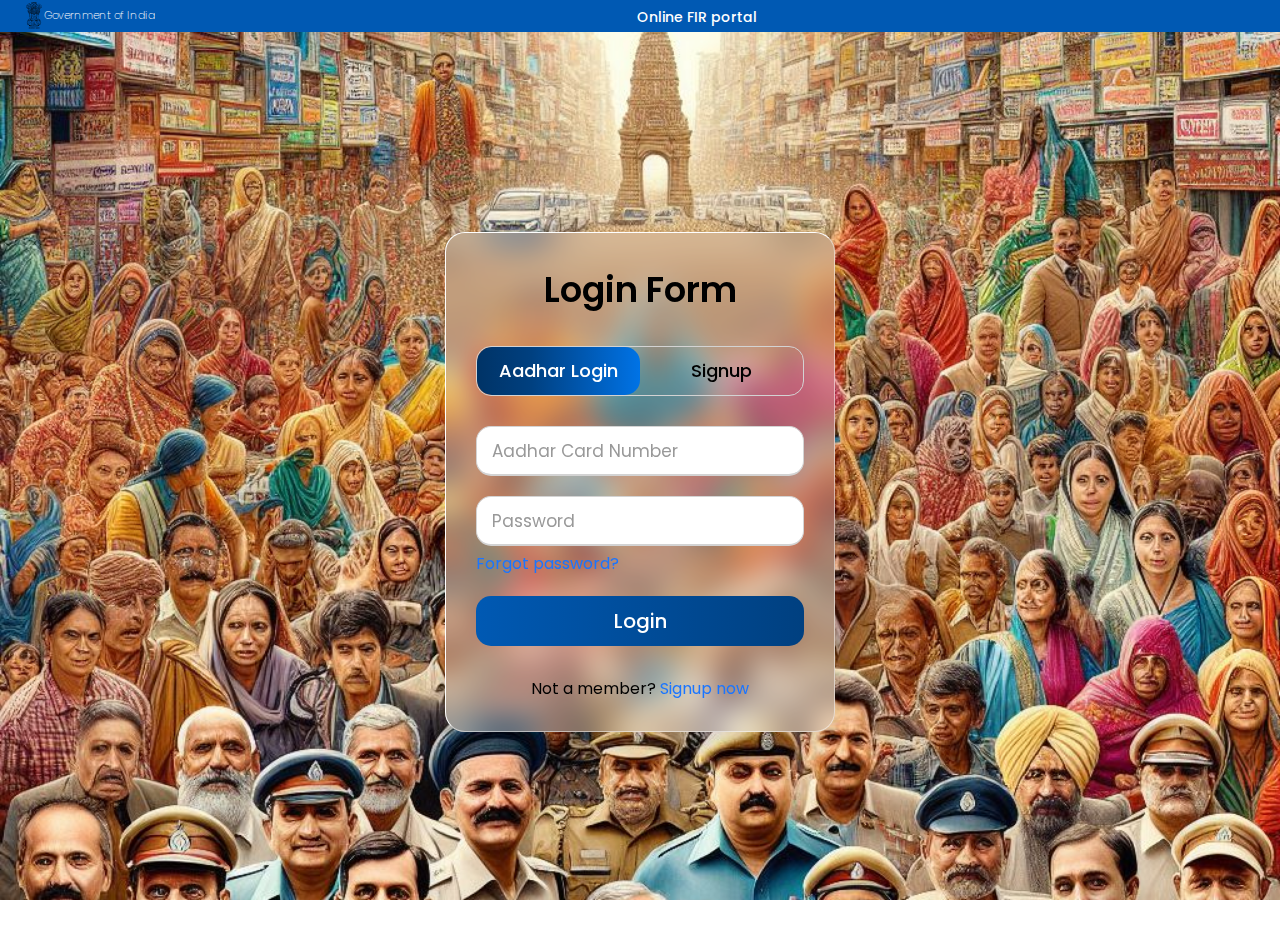
<file: index.html>
<!DOCTYPE html>
<html lang="en" >
<head>
  <meta charset="UTF-8">
  <title>Login and SignUp Page</title>
  <link rel="stylesheet" href="./style.css">

</head>
<body>

<div class="govt-of-india">
  <div class="logo">
    <img src="img/Emblem_of_India.svg" class="emblem">
    <p class="logo-text">Government of India</p>
  </div>

  <div class="fir-portal">
    <p>Online FIR portal</p>
  </div>
  <div class="datetime-bar">
    <span id="datetime"></span>
  </div>
  
</div>

<div class="container">

<div class="wrapper">
  <div class="title-text">
    <div class="title login">Login Form</div>
    <div class="title signup">Signup Form</div>
  </div>
  <div class="form-container">
    <div class="slide-controls">
      <input type="radio" name="slide" id="login" checked>
      <input type="radio" name="slide" id="signup">
      <label for="login" class="slide login">Aadhar Login</label>
      <label for="signup" class="slide signup">Signup</label>
      <div class="slider-tab"></div>
    </div>
    <div class="form-inner">
      <form action="homepage/homepage.html" class="login">
        <div class="field">
          <input type="text" id="aadharNumber" placeholder="Aadhar Card Number" required>
        </div>
        <div class="field">
          <input type="password" id="password" placeholder="Password" required>
        </div>
        <div class="pass-link"><a href="#">Forgot password?</a></div>
        
        <div class="field btn">
          <div class="btn-layer"></div>
          <input type="submit" value="Login">
        </div>

        <div class="signup-link">Not a member? <a href="New_UserName.html">Signup now</a></div>
      </form>
      <form action="homepage/homepage.html" class="signup">
        <div class="field">
          <input type="text" id="aadharNumber" placeholder="Aadhar Card Number" required>
        </div>
        <div class="field">
          <input type="password" placeholder="Otp" required>
        </div>
        <div class="field">
          <input type="password" id="password" placeholder="Enter password" required>
        </div>

        <div class="field btn">
          <div class="btn-layer"></div>
          <input type="submit" value="Signup">
        </div>

      </form>
    </div>
  </div>
</div>

</div>
  <script  src="./script.js"></script>
</body>
</html>
</file>
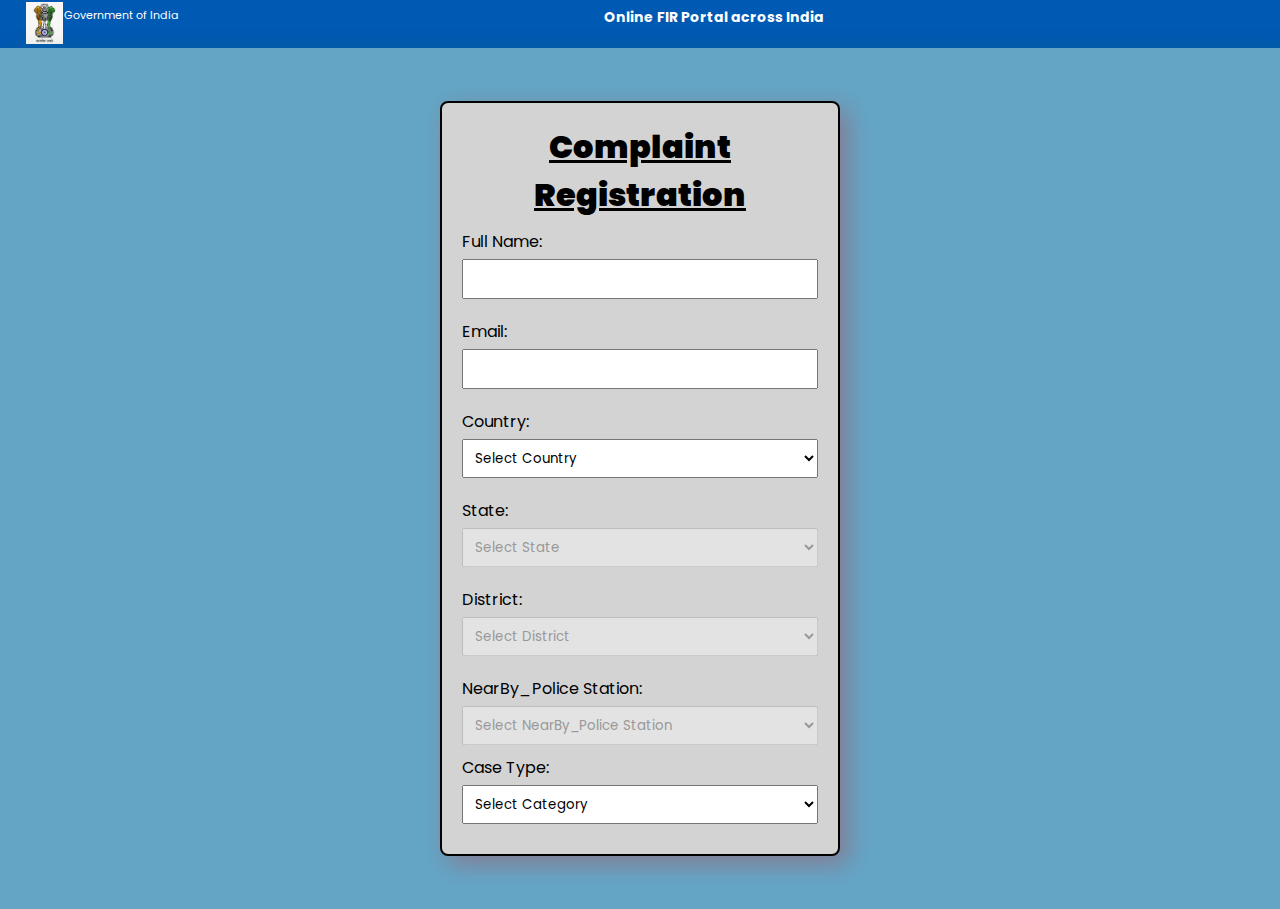
<file: homepage/complaint/index.html>
<!DOCTYPE html>
<html lang="en">
<head>
    <meta charset="UTF-8">
    <meta name="viewport" content="width=device-width, initial-scale=1.0">
    <title>Complaint Registration</title>
    <link rel="stylesheet" href="styles.css">
</head>
<body>
    <div class="govt-of-india">
        <div class="logo">
          <img src="emblem.jpg" class="emblem">
          <p class="logo-text"><b>Government of India</b></p>
        </div>
      
        <div class="fir-portal">
          <p><b>Online FIR Portal across India</b></p>
        </div>
        <div class="datetime-bar">
          <span id="datetime"></span>
        </div>
    </div>

    <div class="progress-list">
    <div class="container">
        <h1><b><u>Complaint Registration</b></u></h1>
        <form id="complaintForm">
            <label for="name">Full Name:</label>
            <input type="text" id="name" name="name" required>

            <label for="email">Email:</label>
            <input type="email" id="email" name="email" required>
        </form>
 
    <form id="complaintForm1">
        <label for="country">Country:</label>
        <select id="country" name="country" onchange="loadStates()">
            <option value="">Select Country</option>
        </select>

        <label for="state">State:</label>
        <select id="state" name="state" onchange="loadDistricts()" disabled>
            <option value="">Select State</option>
        </select>

        <label for="district">District:</label>
        <select id="district" name="district" disabled>
            <option value="">Select District</option>
        </select>

        <label for="nearbypolicestation">NearBy_Police Station:</label>
        <select id="nearbypolicestation" name="nearbypolicestation" disabled>
            <option value="">Select NearBy_Police Station</option>
        </select>

        <div class="dob">Case Type:</div>
                <div id="date">
                    <!-- day -->
                    <select name="day" id="day">
                        <option value="Select Category">Select Category</option>
                        <option value="Murder Case">Murder Case</option>
                        <option value="Rape Case">Sexual Crime</option>
                        <option value="Thieft Case">Thieft Case</option>
                        <option value="Lost Case">Lost Case</option>
                        <option value="Marriage Case">Domestic Violence</option>
                        <option value="Property Case">Property Case</option>
                        <option value="Child Abuse">Child Case</option>
                        <option value="Labour Case">Labour Case</option>
                        <option value="Farmer Case">Farmer Case</option>
                        <option value="Drug Case">Drug Case</option>
                        <option value="Cyber Case">Cyber Crime</option>
</div>

        <label for="complaint">Complaint:</label>
        <textarea id="complaint" name="complaint" required></textarea>

        <button type="button" onclick="submitComplaint()">Submit Complaint</button>
    </form>
</div>
</div>

    <footer>
        <div class="footer-content">
            <div class="footer-section">
                <h2>Contact Us</h2>
                <p class="contact-info">Email: support@firportal.com<br>Phone: +1 (123) 456-7890</p>
            </div>

            <div class="footer-section">
                <h2>Quick Links</h2>
                <div class="footer-links">
                    <a href="#">Home</a>
                    <a href="#">File FIR</a>
                    <a href="#">Track FIR</a>
                    <a href="#">FAQ</a>
                </div>
            </div>

            <div class="footer-section">
                <h2>Follow Us</h2>
                <div class="footer-links">
                    <a href="#" target="_blank">Facebook</a>
                    <a href="#" target="_blank">Twitter</a>
                    <a href="#" target="_blank">LinkedIn</a>
                </div>
            </div>
        </div>

        <div class="copyright">
            &copy; 2024 Online FIR Portal. All rights reserved.
        </div>
    </footer>
</body>
</html>



    <script src="script.js"></script>
</body>
</html>
</file>
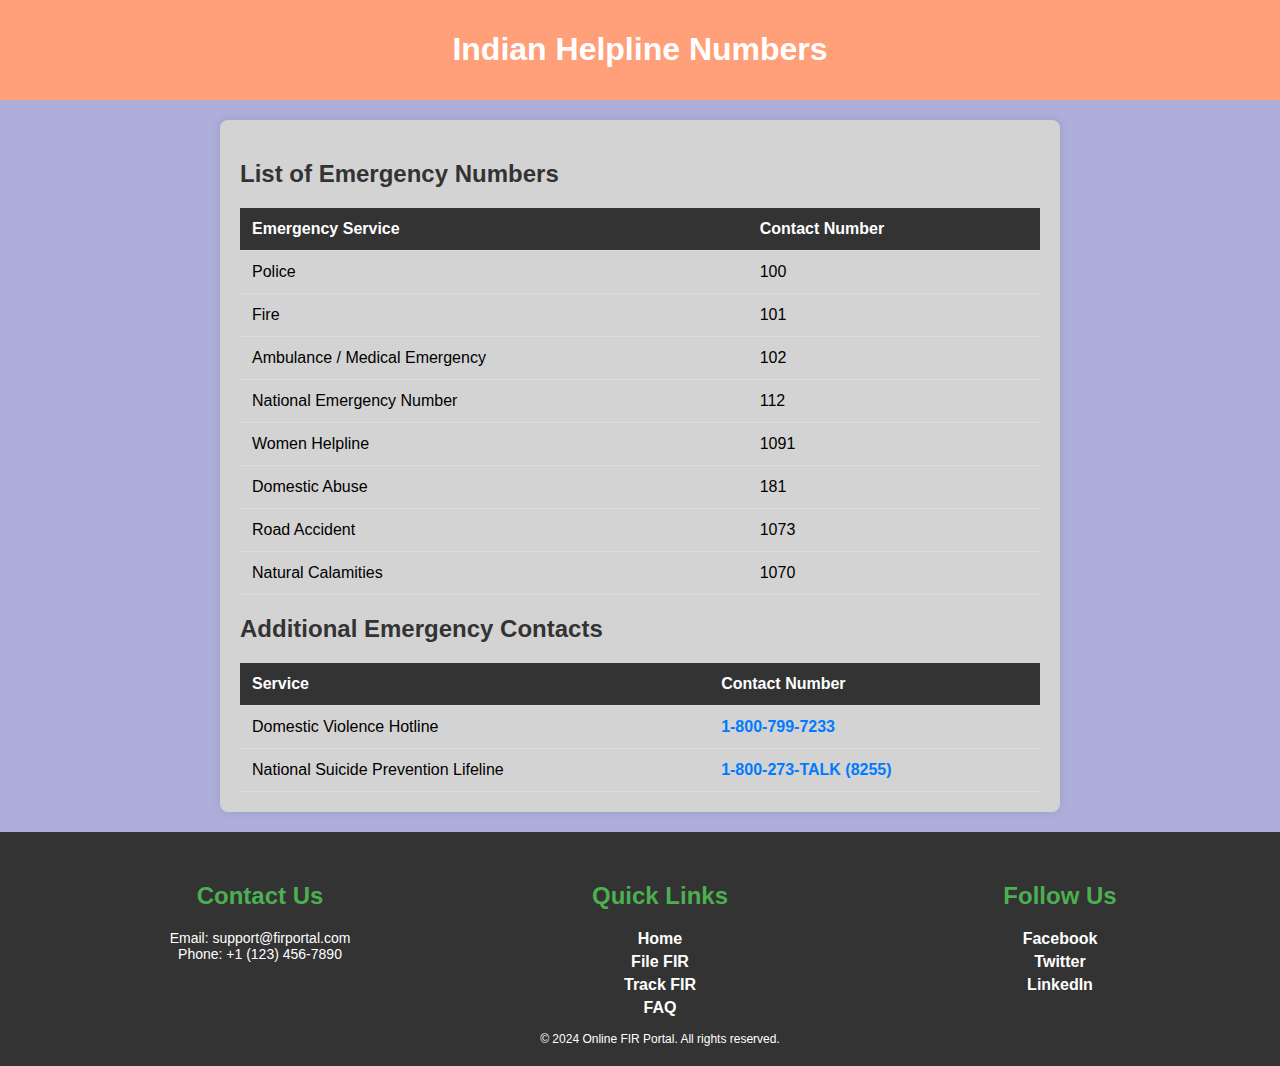
<file: homepage/phoneno/index.html>
<!DOCTYPE html>
<html lang="en">
<head>
    <meta charset="UTF-8">
    <meta name="viewport" content="width=device-width, initial-scale=1.0">
    <title>Emergency Contact Numbers</title>
    <style>
        body {
            font-family: Arial, sans-serif;
            margin: 0;
            padding: 0;
            background-color: #f4f4f4;
        }

        header {
            background-color:lightsalmon;
            color: white;
            text-align: center;
            padding: 10px;
        }

        main {
            max-width: 800px;
            margin: 20px auto;
            padding: 20px;
            background-color: white;
            box-shadow: 0 0 10px rgba(0, 0, 0, 0.1);
            border-radius: 8px;
        }

        h2 {
            color: #333;
        }

        table {
            width: 100%;
            border-collapse: collapse;
            margin-top: 20px;
        }

        th, td {
            padding: 12px;
            text-align: left;
            border-bottom: 1px solid #ddd;
        }

        th {
            background-color: #333;
            color: white;
        }

        a {
            color: #007bff;
            text-decoration: none;
            font-weight: bold;
        }

        a:hover {
            text-decoration: underline;
        }
        body {
            margin: 0;
            font-family: Arial, sans-serif;
            min-height: 100vh; /* Set minimum height to 100% of the viewport height */
            display: flex;
            flex-direction: column;
        }

        .bg{
            background-color: rgba(103, 103, 193, 0.5);
        }

        /* Your existing styles for the header/navbar */

        main {
            flex: 1; /* Make the main content area grow to fill remaining space */
            padding: 20px;
            background-color:lightgray;
        }

        footer {
            background-color: #333;
            color: white;
            padding: 20px;
            text-align: center;
            width: 100%;
        }

        .footer-content {
            display: flex;
            justify-content: space-between;
            align-items: flex-start;
            flex-wrap: wrap;
            height:10rem;
            max-width: 1200px;
            margin: 0 auto;
        }

        .footer-section {
            flex: 1;
            margin: 10px;
        }

        .footer-section h2 {
            color: #4CAF50;
        }

        .contact-info {
            margin-top: 10px;
            font-size: 14px;
        }

        .footer-links a {
            color: white;
            text-decoration: none;
            display: block;
            margin-bottom: 5px;
            transition: color 0.3s ease-in-out;
        }

        .footer-links a:hover {
            color: #4CAF50;
        }

        .copyright {
            margin-top: 20px;
            font-size: 12px;
        }
    </style>
</head>
<body>
    <header>
        <h1>Indian Helpline Numbers</h1>
    </header>

    <div class="bg">

    <main>
        <h2>List of Emergency Numbers</h2>
        <table>
            <thead>
                <tr>
                    <th>Emergency Service</th>
                    <th>Contact Number</th>
                </tr>
            </thead>
            <tbody>
                <tr>
                    <td>Police</td>
                    <td>100</td>
                </tr>
                <tr>
                    <td>Fire</td>
                    <td>101</td>
                </tr>
                <tr>
                    <td>Ambulance / Medical Emergency</td>
                    <td>102</td>
                </tr>
                <tr>
                    <td>National Emergency Number</td>
                    <td>112</td>
                </tr>
                <tr>
                    <td>Women Helpline</td>
                    <td>1091</td>
                </tr>
                <tr>
                    <td>Domestic Abuse</td>
                    <td>181</td>
                </tr>
                <tr>
                    <td>Road Accident</td>
                    <td>1073</td>
                </tr>
                <tr>
                    <td>Natural Calamities</td>
                    <td>1070</td>
                </tr>
            </tbody>
        </table>

        <h2>Additional Emergency Contacts</h2>
        <table>
            <thead>
                <tr>
                    <th>Service</th>
                    <th>Contact Number</th>
                </tr>
            </thead>
            <tbody>
                <tr>
                    <td>Domestic Violence Hotline</td>
                    <td><a href="tel:1-800-799-7233">1-800-799-7233</a></td>
                </tr>
                <tr>
                    <td>National Suicide Prevention Lifeline</td>
                    <td><a href="tel:1-800-273-TALK (8255)">1-800-273-TALK (8255)</a></td>
                </tr>
                <!-- Add more emergency contacts as needed -->
            </tbody>
        </table>
    </main>
</div>
    <footer>
        <div class="footer-content">
            <div class="footer-section">
                <h2>Contact Us</h2>
                <p class="contact-info">Email: support@firportal.com<br>Phone: +1 (123) 456-7890</p>
            </div>

            <div class="footer-section">
                <h2>Quick Links</h2>
                <div class="footer-links">
                    <a href="#">Home</a>
                    <a href="#">File FIR</a>
                    <a href="#">Track FIR</a>
                    <a href="#">FAQ</a>
                </div>
            </div>

            <div class="footer-section">
                <h2>Follow Us</h2>
                <div class="footer-links">
                    <a href="#" target="_blank">Facebook</a>
                    <a href="#" target="_blank">Twitter</a>
                    <a href="#" target="_blank">LinkedIn</a>
                </div>
            </div>
        </div>

        <div class="copyright">
            &copy; 2024 Online FIR Portal. All rights reserved.
        </div>
    </footer>
</body>
</html>
</file>
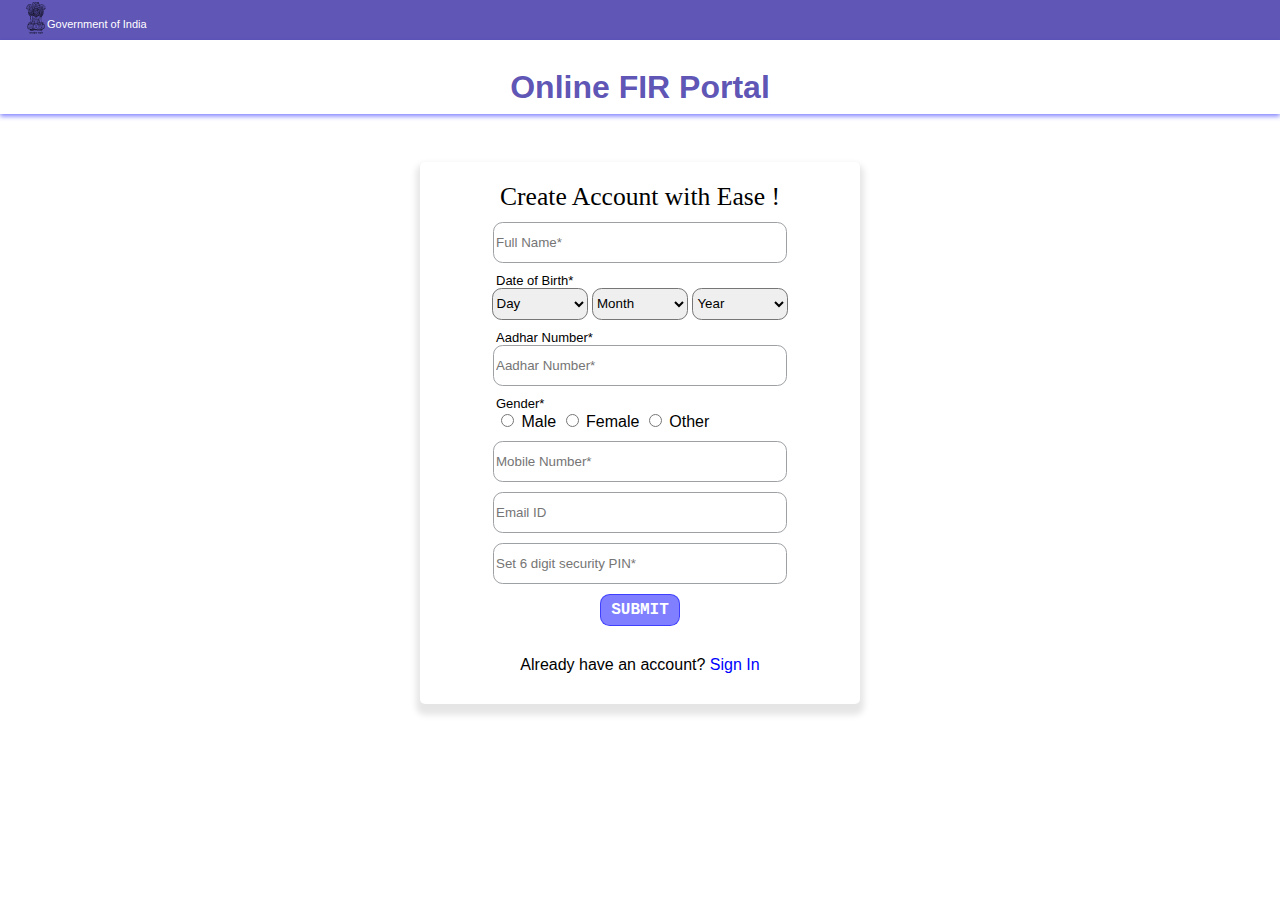
<file: New_UserName.html>
<!DOCTYPE html>
<html lang="en">
<head>
    <meta charset="UTF-8">
    <meta name="viewport" content="width=device-width, initial-scale=1.0">
    <title>New Account</title>
    <link rel="stylesheet" href="Newuser.css">
    <link rel="preconnect" href="https://fonts.googleapis.com">
    <link rel="preconnect" href="https://fonts.gstatic.com" crossorigin>
    <link href="https://fonts.googleapis.com/css2?family=Poppins:ital,wght@0,100;0,200;0,300;0,400;0,500;0,600;0,700;0,800;0,900;1,100;1,200;1,300;1,400;1,500;1,600;1,700;1,800;1,900&display=swap" rel="stylesheet">
</head>
<body>
    <div class="govt-of-india">
        <div class="logo">
          <img src="img/Emblem_of_India.svg" class="emblem">
          <p class="logo-text">Government of India</p>
        </div>
      
        <div class="datetime-bar">
          <span id="datetime"></span>
        </div>
      </div>
    <nav class="navbar">
        <div class="container">
            <h1 class="logo">Online FIR Portal</h1>
        </div>
    </nav>
    <div class="box">
        <div class="header">
            Create Account with Ease !
        </div>
        <input type="text" class="input-box" id="FullName" placeholder="Full Name*">
        <div>
            <div class="dob">Date of Birth*</div>
                <div id="date">
                    <!-- day -->
                    <select name="day" id="day">
                        <option value="">Day</option>
                        <option value="1">1</option>
                        <option value="2">2</option>
                        <option value="3">3</option>
                        <option value="4">4</option>
                        <option value="5">5</option>
                        <option value="6">6</option>
                        <option value="7">7</option>
                        <option value="8">8</option>
                        <option value="9">9</option>
                        <option value="10">10</option>
                        <option value="11">11</option>
                        <option value="12">12</option>
                        <option value="13">13</option>
                        <option value="14">14</option>
                        <option value="15">15</option>
                        <option value="16">16</option>
                        <option value="17">17</option>
                        <option value="18">18</option>
                        <option value="19">19</option>
                        <option value="20">20</option>
                        <option value="21">21</option>
                        <option value="22">22</option>
                        <option value="23">23</option>
                        <option value="24">24</option>
                        <option value="25">25</option>
                        <option value="26">26</option>
                        <option value="27">27</option>
                        <option value="28">28</option>
                        <option value="29">29</option>
                        <option value="30">30</option>
                        <option value="31">31</option>
                    </select>
                    <!-- month -->
                    <select name="month" id="month">
                        <option value="">Month</option>
                        <!-- Populate months from January to December -->
                        <option value="1">January</option>
                        <option value="2">February</option>
                        <option value="3">March</option>
                        <option value="4">April</option>
                        <option value="5">May</option>
                        <option value="6">June</option>
                        <option value="7">July</option>
                        <option value="8">August</option>
                        <option value="9">September</option>
                        <option value="10">October</option>
                        <option value="11">November</option>
                        <!-- Add more options here -->
                        <option value="12">December</option>
                    </select>
                    <select name="year" id="year">
                        <option value="">Year</option>
                        <option value="1990">1990</option>
                        <option value="1991">1991</option>
                        <option value="1992">1992</option>
                        <option value="1993">1993</option>
                        <option value="1994">1994</option>
                        <option value="1995">1995</option>
                        <option value="1996">1996</option>
                        <option value="1997">1997</option>
                        <option value="1998">1998</option>
                        <option value="1999">1999</option>
                        <option value="2000">2000</option>
                        <option value="2001">2001</option>
                        <option value="2002">2002</option>
                        <option value="2003">2003</option>
                        <option value="2004">2004</option>
                        <option value="2005">2005</option>
                        <option value="2006">2006</option>
                    </select>
                </div>
        </div>
        <div>
            <div class="aadhar">Aadhar Number*</div>
            <input type="text" class="input-box" id="FullName" placeholder="Aadhar Number*">
        </div>
        <div class="gender">
            Gender*
            <div class="genderSelect">
                <label>
                    <input type="radio" name="gender" id="gender1" required>
                    Male
                </label>
                <label>
                    <input type="radio" name="gender" id="gender2" required>
                    Female
                </label>
                <label>
                    <input type="radio" name="gender" id="gender3" required>
                    Other
                </label>
            </div>
        </div>
        <div class="details">
            <input type="tel" id="mobile" maxlength="10" class="input-box" minlength="10" placeholder="Mobile Number*" pattern="[0-9]*" inputmode="numeric" required>
        </div>
        <div class="details">
            <input type="email" class="input-box" id="email_id" placeholder="Email ID">
        </div>
        <div class="details">
            <input type="text" class="input-box" id="password_id" placeholder="Set 6 digit security PIN*" inputmode="numeric" pattern="[0-9]*" minlength="6" maxlength="6" style="appearance: textfield;">
        </div>
        <button class="submit" onclick="gotohomepage()">SUBMIT</button>
        <div class="sign-in">Already have an account? <span style="color: blue ; cursor: pointer" onclick="gotologinform()" >Sign In</span></div>
    </div>
    <script src="script.js"></script>
</body>
</html>
</file>
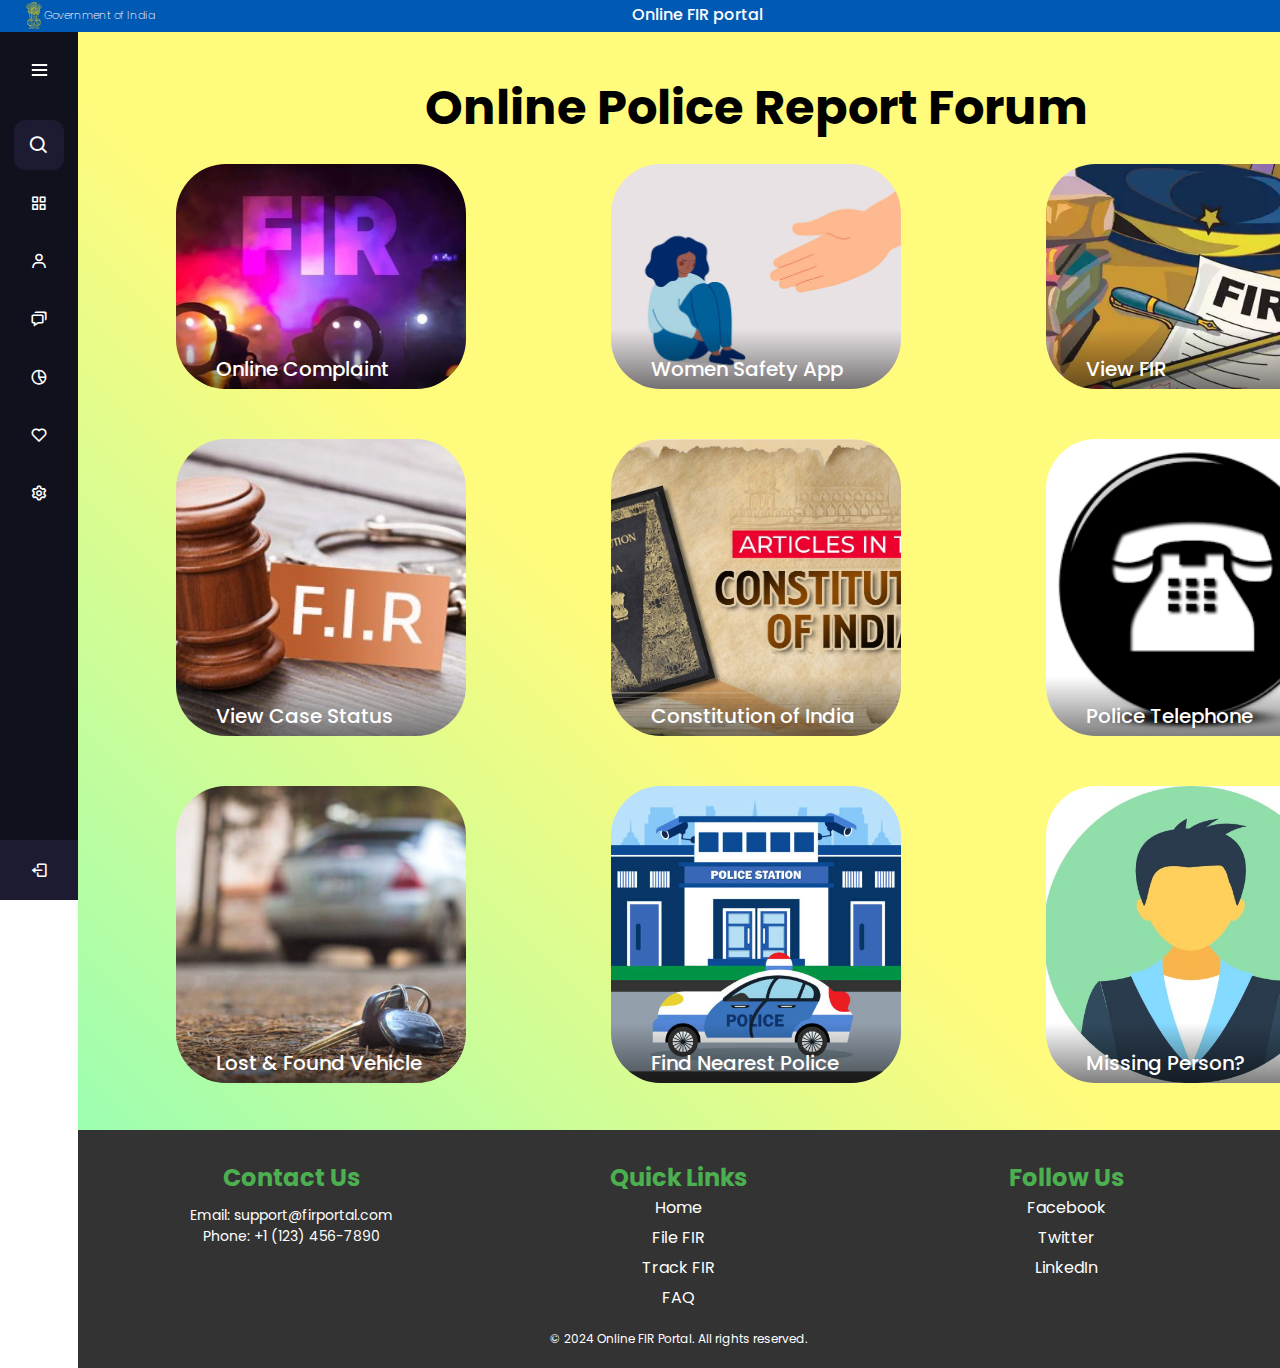
<file: homepage/homepage.html>
<!DOCTYPE html>
<html lang="en">
<head>
    <meta charset="UTF-8">
    <meta name="viewport" content="width=device-width, initial-scale=1.0">
    <title>HomePage</title>
    <link rel='stylesheet' href='https://unpkg.com/boxicons@2.1.4/css/boxicons.min.css'>
    <link rel="stylesheet" href="styles.css">
    
</head>
<body>
    <div class="govt-of-india">
        <div class="logo">
          <img src="Emblem_of_India_(gold).svg" class="emblem">
          <p class="logo-text">Government of India</p>
        </div>
      
        <div class="fir-portal">
          <p>Online FIR portal</p>
        </div>
        <div class="datetime-bar">
          <span id="datetime"></span>
        </div>
      </div>

    <div class="sidebar">
        <div class="logo-details">
          <i class='bx bxl-c-plus-plus icon'></i>
          <div class="logo_name">Complaint & Report</div>
          <i class='bx bx-menu' id="btn"></i>
        </div>
        <ul class="nav-list">
          <li>
            <i class='bx bx-search'></i>
            <input type="text" placeholder="Search...">
            <span class="tooltip">Search</span>
          </li>
          <li>
            <a href="#">
              <i class='bx bx-grid-alt'></i>
              <span class="links_name">HomePage</span>
            </a>
            <span class="tooltip">Homepage</span>
          </li>
          <li>
            <a href="complaint/index.html">
              <i class='bx bx-user'></i>
              <span class="links_name">Raise a Complaint</span>
            </a>
            <span class="tooltip">Raise a Complaint</span>
          </li>
          <li>
            <a href="progress/progres.html">
              <i class='bx bx-chat'></i>
              <span class="links_name">Progress</span>
            </a>
            <span class="tooltip">Progress</span>
          </li>
          <li>
            <a href="#">
              <i class='bx bx-pie-chart-alt-2'></i>
              <span class="links_name">Report Fraud</span>
            </a>
            <span class="tooltip">Report Fraud</span>
          </li>
          <li>
            <a href="#">
              <i class='bx bx-heart'></i>
              <span class="links_name">Help/FAQ</span>
            </a>
            <span class="tooltip">Help</span>
          </li>
          <li>
            <a href="#">
              <i class='bx bx-cog'></i>
              <span class="links_name">Settings</span>
            </a>
            <span class="tooltip">Settings</span>
          </li>
          <li class="profile">
            <div class="profile-details">
              
              <div class="name_job">
                <div class="name">Person X</div>
                <div class="job">Male</div>
              </div>
            </div>
            <i class='bx bx-log-out' id="log_out"></i>
          </li>
        </ul>
      </div>

      <section class="home-section">
        <!-- <div class="text"> -->
            <div class="container">
                <h1>Online Police Report Forum</h1>
        
                <div class="gallery">
                    <figure class="card" onclick="redirectToComplaintPage()">
                        <img src="img/img1.jpg" alt="">
                        <figcaption>Online Complaint</figcaption>
                    </figure>
                    <figure class="card" onclick="redirectToSafetyPage()">
                        <img src="img/img2.jpg" alt="">
                        <figcaption>Women Safety App</figcaption>
                    </figure>
                    <figure class="card" onclick="redirectToviewfirPage()">
                        <img src="img/img3.webp" alt="">
                        <figcaption>View FIR</figcaption>
                    </figure>
                    <figure class="card" onclick="redirectToviewcasePage()">
                        <img src="img/img5.jpg" alt="">
                        <figcaption>View Case Status</figcaption>
                    </figure>
                    <figure class="card" onclick="redirectToconstituPage()">
                      <img src="img/img9.jpg" alt="">
                      <figcaption>Constitution of India</figcaption>
                  </figure>
                   
                    <figure class="card" onclick="redirectToTelephonePage()">
                        <img src="img/img6.png" alt="">
                        <figcaption>Police Telephone Directory</figcaption>
                    </figure>
                    <figure class="card" onclick="redirectToLostandfoundPage()">
                        <img src="img/img7.jpg" alt="">
                        <figcaption>Lost & Found Vehicle</figcaption>
                    </figure>
                    <figure class="card" onclick="redirectTostationPage()">
                        <img src="img/img8.jpg" alt="">
                        <figcaption>Find Nearest Police Station</figcaption>
                    </figure>
                    <figure class="card" onclick="redirectToMissingPage()">
                      <img src="img/img6.jpg" alt="">
                      <figcaption>Missing Person?</figcaption>
                  </figure>
                    </div>
                </div>

                <footer>
                    <div class="footer-content">
                        <div class="footer-section">
                            <h2>Contact Us</h2>
                            <p class="contact-info">Email: support@firportal.com<br>Phone: +1 (123) 456-7890</p>
                        </div>
            
                        <div class="footer-section">
                            <h2>Quick Links</h2>
                            <div class="footer-links">
                                <a href="#">Home</a>
                                <a href="#">File FIR</a>
                                <a href="#">Track FIR</a>
                                <a href="#">FAQ</a>
                            </div>
                        </div>
            
                        <div class="footer-section">
                            <h2>Follow Us</h2>
                            <div class="footer-links">
                                <a href="#" target="_blank">Facebook</a>
                                <a href="#" target="_blank">Twitter</a>
                                <a href="#" target="_blank">LinkedIn</a>
                            </div>
                        </div>
                    </div>
            
                    <div class="copyright">
                        &copy; 2024 Online FIR Portal. All rights reserved.
                    </div>
                </footer>
            
            </div>

        <!-- </div> -->
      </section>
      <!-- partial -->

    <script  src="./index.js"></script>
  </body>
</body>
</html>
</file>
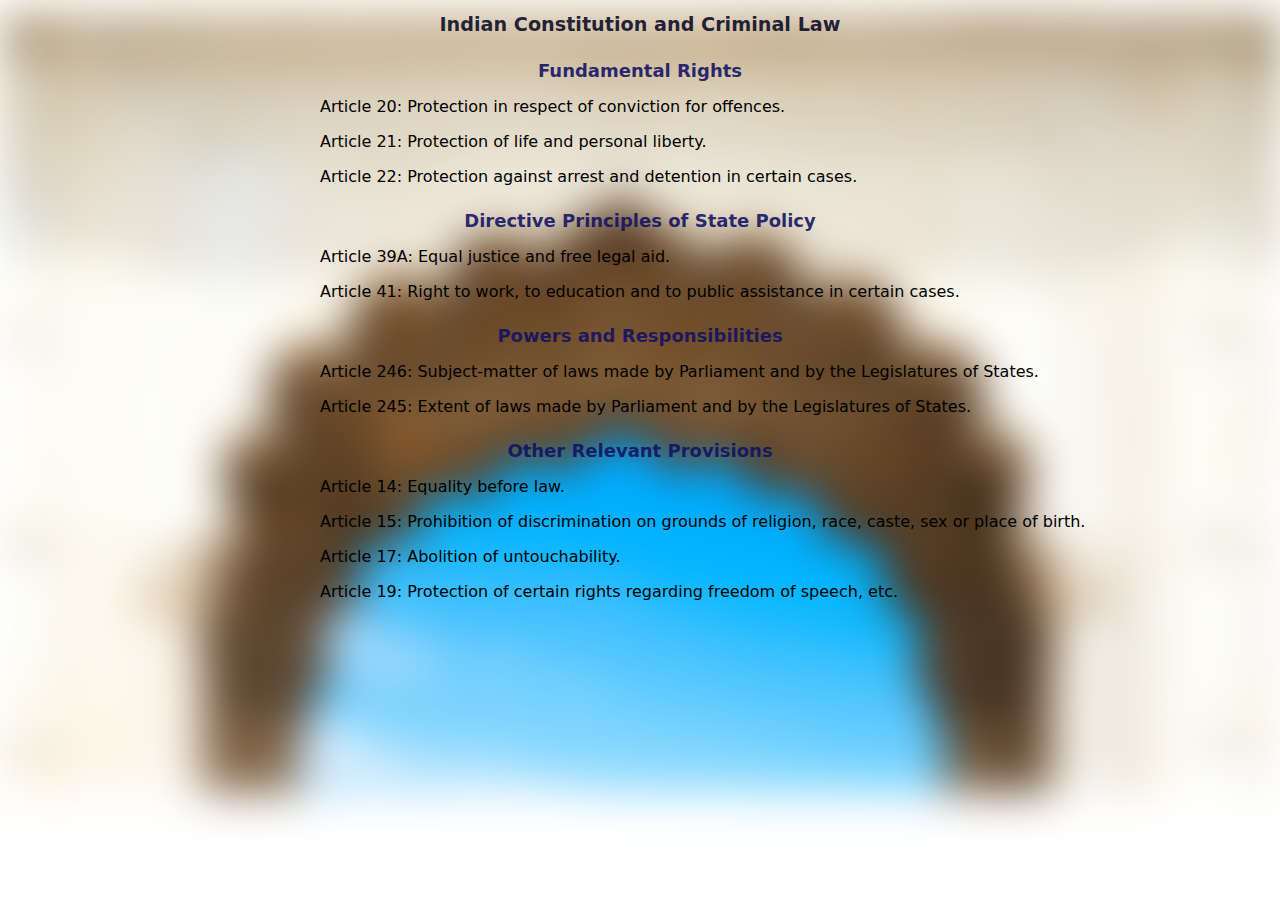
<file: homepage/constitution/Constitu.html>
<!DOCTYPE html>
<html lang="en">
<head>
    <meta charset="UTF-8">
    <meta name="viewport" content="width=device-width, initial-scale=1.0">
    <title>Constitutional_Knowledge</title>
    <link rel="stylesheet" href="Constitution.css">
</head>
<body>
    <div class="container">
        <img src="img/photo.jpg" alt="Image" class="blurred-image">
        <h1>Indian Constitution and Criminal Law</h1>
        <h2>Fundamental Rights</h2>
        <p>Article 20: Protection in respect of conviction for offences.</p>
        <p>Article 21: Protection of life and personal liberty.</p>
        <p>Article 22: Protection against arrest and detention in certain cases.</p>
    
        <h2>Directive Principles of State Policy</h2>
        <p>Article 39A: Equal justice and free legal aid.</p>
        <p>Article 41: Right to work, to education and to public assistance in certain cases.</p>
    
        <h2>Powers and Responsibilities</h2>
        <p>Article 246: Subject-matter of laws made by Parliament and by the Legislatures of States.</p>
        <p>Article 245: Extent of laws made by Parliament and by the Legislatures of States.</p>
    
        <h2>Other Relevant Provisions</h2>
        <p>Article 14: Equality before law.</p>
        <p>Article 15: Prohibition of discrimination on grounds of religion, race, caste, sex or place of birth.</p>
        <p>Article 17: Abolition of untouchability.</p>
        <p>Article 19: Protection of certain rights regarding freedom of speech, etc.</p>
    </div>
</body>
</html>
</file>
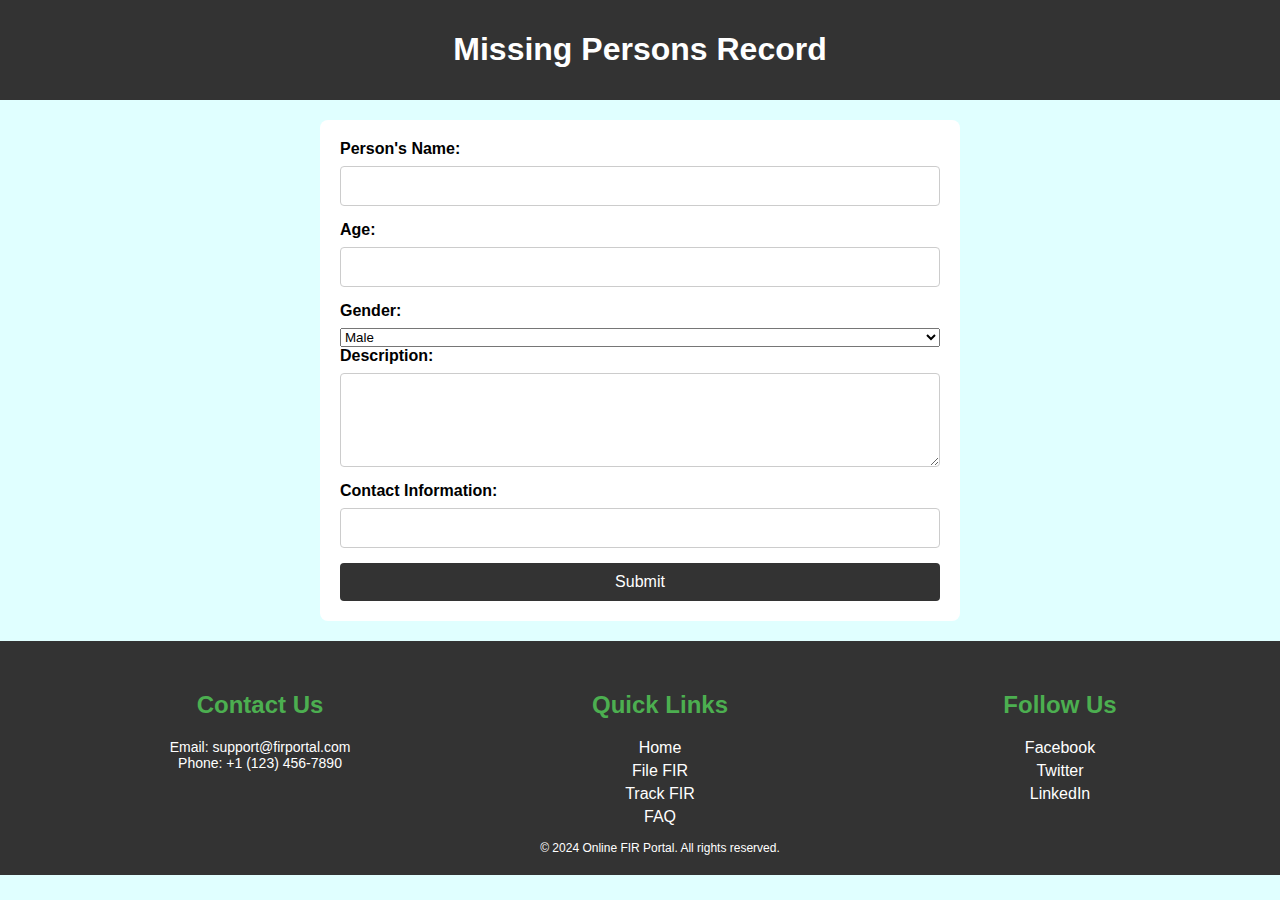
<file: homepage/missing/missingperson.html>
<!DOCTYPE html>
<html lang="en">
<head>
    <meta charset="UTF-8">
    <meta name="viewport" content="width=device-width, initial-scale=1.0">
    <title>Missing Persons Record</title>
    <style>
        body {
            font-family: Arial, sans-serif;
            margin: 0;
            padding: 0;
            background-color:lightcyan;
        }

        header {
            background-color: #333;
            color: white;
            text-align: center;
            padding: 10px;
        }

        main {
            max-width: 600px;
            margin: 20px auto;
            padding: 20px;
            background-color: white;
            box-shadow: 2px 2px 10px solid rgba(0, 0, 0, 0.1);
            border-radius: 8px;
        }

        form {
            display: flex;
            flex-direction: column;
        }

        label {
            margin-bottom: 8px;
            font-weight: bold;
        }

        input, textarea {
            margin-bottom: 15px;
            padding: 10px;
            border: 1px solid #ccc;
            border-radius: 4px;
            font-size: 16px;
        }

        button {
            padding: 10px;
            background-color: #333;
            color: white;
            border: none;
            border-radius: 4px;
            cursor: pointer;
            font-size: 16px;
        }

        button:hover {
            background-color: #555;
        }

        footer {
            background-color: #333;
            color: white;
            padding: 20px;
            text-align: center;
            width: 100%;
        }

        .footer-content {
            display: flex;
            justify-content: space-between;
            align-items: flex-start;
            flex-wrap: wrap;
            height:10rem;
            max-width: 1200px;
            margin: 0 auto;
        }

        .footer-section {
            flex: 1;
            margin: 10px;
        }

        .footer-section h2 {
            color: #4CAF50;
        }

        .contact-info {
            margin-top: 10px;
            font-size: 14px;
        }

        .footer-links a {
            color: white;
            text-decoration: none;
            display: block;
            margin-bottom: 5px;
            transition: color 0.3s ease-in-out;
        }

        .footer-links a:hover {
            color: #4CAF50;
        }

        .copyright {
            margin-top: 20px;
            font-size: 12px;
        }
    </style>
</head>
<body>
    <header>
        <h1>Missing Persons Record</h1>
    </header>

    <main>
        <form id="missingPersonForm">
            <label for="personName">Person's Name:</label>
            <input type="text" id="personName" name="personName" required>

            <label for="age">Age:</label>
            <input type="number" id="age" name="age" required>

            <label for="gender">Gender:</label>
            <select id="gender" name="gender" required>
                <option value="male">Male</option>
                <option value="female">Female</option>
                <option value="other">Other</option>
            </select>

            <label for="description">Description:</label>
            <textarea id="description" name="description" rows="4" required></textarea>

            <label for="contact">Contact Information:</label>
            <input type="text" id="contact" name="contact" required>

            <button type="button" onclick="submitForm()">Submit</button>
        </form>
    </main>

    <script>
        function submitForm() {
            // Here, you can add logic to handle the form submission, such as sending the data to a server or storing it locally.
            alert('Form submitted successfully!');
        }
    </script>

<footer>
    <div class="footer-content">
        <div class="footer-section">
            <h2>Contact Us</h2>
            <p class="contact-info">Email: support@firportal.com<br>Phone: +1 (123) 456-7890</p>
        </div>

        <div class="footer-section">
            <h2>Quick Links</h2>
            <div class="footer-links">
                <a href="#">Home</a>
                <a href="#">File FIR</a>
                <a href="#">Track FIR</a>
                <a href="#">FAQ</a>
            </div>
        </div>

        <div class="footer-section">
            <h2>Follow Us</h2>
            <div class="footer-links">
                <a href="#" target="_blank">Facebook</a>
                <a href="#" target="_blank">Twitter</a>
                <a href="#" target="_blank">LinkedIn</a>
            </div>
        </div>
    </div>

    <div class="copyright">
        &copy; 2024 Online FIR Portal. All rights reserved.
    </div>
</footer>
</body>
</html>
</file>
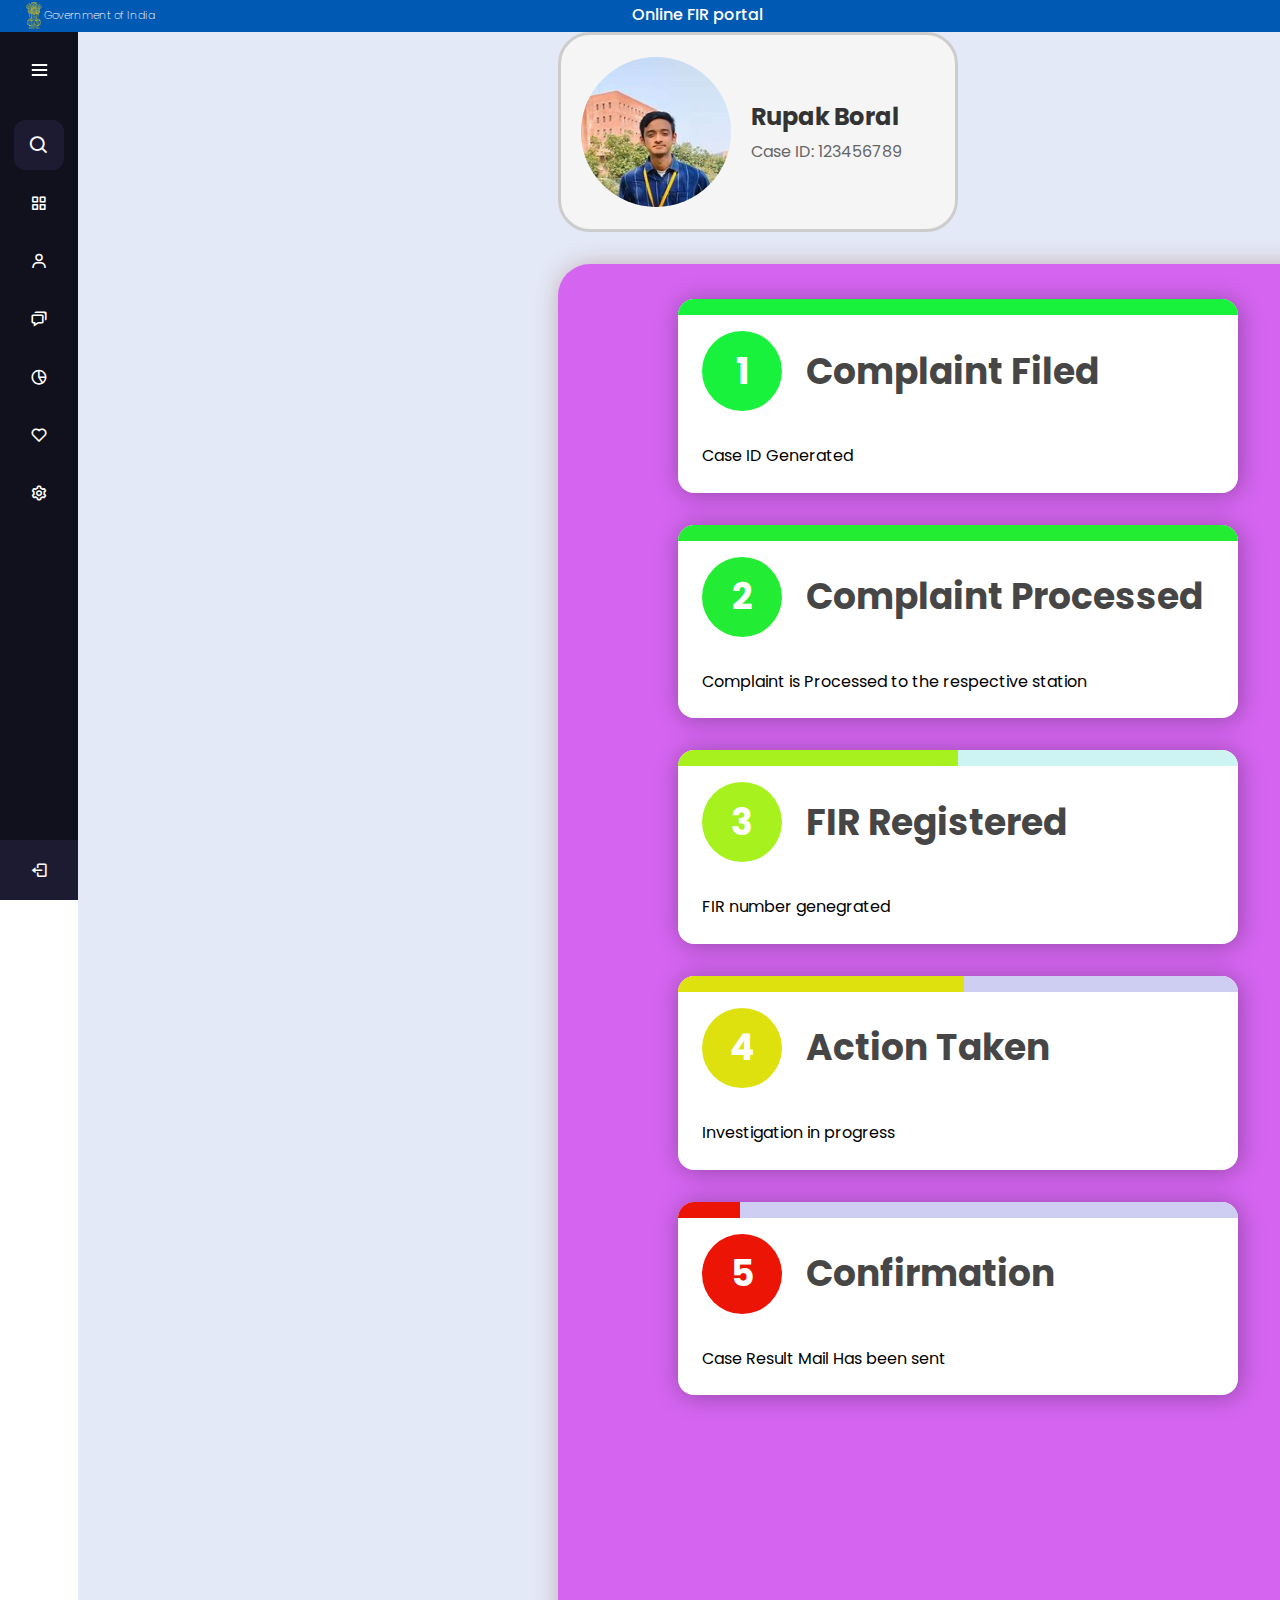
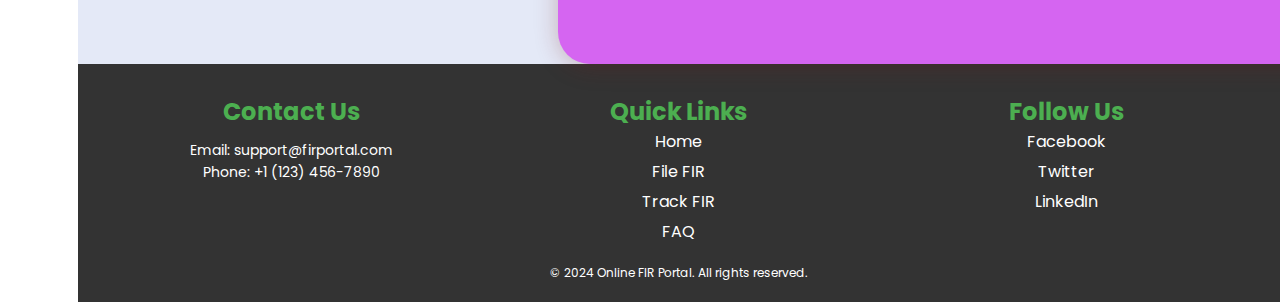
<file: homepage/progress/progres.html>
<!DOCTYPE html>
<html lang="en">
<head>
    <meta charset="UTF-8">
    <meta name="viewport" content="width=device-width, initial-scale=1.0">
    <title>HomePage</title>
    <link rel='stylesheet' href='https://unpkg.com/boxicons@2.1.4/css/boxicons.min.css'>
    <link rel="stylesheet" href="styles.css">
    
</head>
<body>
    <div class="govt-of-india">
        <div class="logo">
          <img src="img/Emblem_of_India_(gold).svg" class="emblem">
          <p class="logo-text">Government of India</p>
        </div>
      
        <div class="fir-portal">
          <p>Online FIR portal</p>
        </div>
        <div class="datetime-bar">
          <span id="datetime"></span>
        </div>
      </div>

    <div class="sidebar">
        <div class="logo-details">
          <i class='bx bxl-c-plus-plus icon'></i>
          <div class="logo_name">Complaint & Report</div>
          <i class='bx bx-menu' id="btn"></i>
        </div>
        <ul class="nav-list">
          <li >
            <i class='bx bx-search'></i>
            <input type="text" placeholder="Search...">
            <span class="tooltip">Search</span>
          </li>
          <li>
            <a href="mainpage.html">
              <i class='bx bx-grid-alt'></i>
              <span class="links_name">HomePage</span>
            </a>
            <span class="tooltip">Homepage</span>
          </li>
          <li>
            <a href="#">
              <i class='bx bx-user'></i>
              <span class="links_name">Raise a Complaint</span>
            </a>
            <span class="tooltip">Raise a Complaint</span>
          </li>
          <li>
            <a href="#">
              <i class='bx bx-chat'></i>
              <span class="links_name">Progress</span>
            </a>
            <span class="tooltip">Progress</span>
          </li>
          <li>
            <a href="#">
              <i class='bx bx-pie-chart-alt-2'></i>
              <span class="links_name">Report Fraud</span>
            </a>
            <span class="tooltip">Report Fraud</span>
          </li>
          <li>
            <a href="#">
              <i class='bx bx-heart'></i>
              <span class="links_name">Help/FAQ</span>
            </a>
            <span class="tooltip">Help</span>
          </li>
          <li>
            <a href="#">
              <i class='bx bx-cog'></i>
              <span class="links_name">Settings</span>
            </a>
            <span class="tooltip">Settings</span>
          </li>
          <li class="profile">
            <div class="profile-details">
              
              <div class="name_job">
                <div class="name">Person X</div>
                <div class="job">Male</div>
              </div>
            </div>
            <i class='bx bx-log-out' id="log_out"></i>
          </li>
        </ul>
      </div>

      <section class="home-section">
        <div class="profile-box">
          <img src="img/photo.jpg" alt="Profile Picture">
          <div class="profile-info">
              <h2>Rupak Boral</h2>
              <p>Case ID: 123456789</p>
          </div>
      </div>
  <div class="progress-list"> <!-- Add this div to wrap the list items -->
      <ol style="--length: 5" role="list">
      
          <li style="--i: 1" class="li-progress">
              <h3>Complaint Filed </h3>
              <p>Case ID Generated</p>
          </li>
      <div class="vertical-bar"></div>
          <li style="--i: 2" class="li-progress">
              <h3>Complaint Processed </h3>
              <p>Complaint is Processed to the respective station</p>
          </li>
          <li style="--i: 3" class="li-progress">
              <h3>FIR Registered</h3>
              <p>FIR number genegrated </p>
          </li>
          <li style="--i: 4" class="li-progress">
              <h3>Action Taken</h3>
              <p>Investigation in progress</p>
          </li>
          <li style="--i: 5" class="li-progress">
              <h3>Confirmation </h3>
              <p>Case Result Mail Has been sent</p>
          </li>
      </ol>
  </div>  



                <footer>
                    <div class="footer-content">
                        <div class="footer-section">
                            <h2>Contact Us</h2>
                            <p class="contact-info">Email: support@firportal.com<br>Phone: +1 (123) 456-7890</p>
                        </div>
            
                        <div class="footer-section">
                            <h2>Quick Links</h2>
                            <div class="footer-links">
                                <a href="#">Home</a>
                                <a href="#">File FIR</a>
                                <a href="#">Track FIR</a>
                                <a href="#">FAQ</a>
                            </div>
                        </div>
            
                        <div class="footer-section">
                            <h2>Follow Us</h2>
                            <div class="footer-links">
                                <a href="#" target="_blank">Facebook</a>
                                <a href="#" target="_blank">Twitter</a>
                                <a href="#" target="_blank">LinkedIn</a>
                            </div>
                        </div>
                    </div>
            
                    <div class="copyright">
                        &copy; 2024 Online FIR Portal. All rights reserved.
                    </div>
                </footer>
            
            </div>

        <!-- </div> -->
      </section>
      <!-- partial -->

    <script  src="./index.js"></script>
  </body>
</body>
</html>
</file>
<file: style.css>
@import url("https://fonts.googleapis.com/css?family=Poppins:400,500,600,700&display=swap");
* {
  margin: 0;
  padding: 0;
  box-sizing: border-box;
  font-family: "Poppins", sans-serif;
  max-height: 100vh;
  max-width: 100vw;
  overflow-y: hidden;
}
html,
body {
  height: 100%;
  width: 100%;
  background-image: url(img/_07fe17de-48b3-42fe-9a24-3d11f08de013.jpeg);
  background-repeat: no-repeat;
  background-size: cover;
}

.govt-of-india {
  padding-left: 1.5rem;
  padding-right: 1.5rem;
  background-color: #fff;
  height: 2rem;
  display: flex;
  justify-content: space-between;
  background-color: #0059b3;
}
.govt-of-india .logo {
  display: flex;
}
.govt-of-india .emblem {
  height: 30px;
  max-width: 20px;
  padding: 1.5px;
}
.govt-of-india .logo-text {
  font-size: 11px;
  font-weight: 250;
  text-align: center;
  color:#fff;
  padding-top: 7px;
}
.govt-of-india .fir-portal {
  font-size: 14px;
  font-weight: 500;
  text-align: center;
  padding-top: 0.5em;
  padding-right: 0.5rem;
  color: #fff;
}
.datetime-bar span {
  font-size: 12px;
  font-weight: 450;
  text-align: center;
  padding-top: 0.5em;
  padding-right: 0.5rem;
  color: #fff;
}

.container {
  display: grid;
  height: 100%;
  width: 100%;
  place-items: center;
}
::selection {
  background: #1a75ff;
  color: #fff;
}

.wrapper {
  overflow: hidden;
  max-width: 390px;
  background: #fff;
  padding: 30px;
  border-radius: 15px;
  box-shadow: 0px 15px 20px rgba(0, 0, 0, 0.1);
  background: rgba(255, 255, 255, 0.25);
  backdrop-filter: blur(15px);
  border: 1px solid #fff;
  border-bottom: 1px solid rgba(255, 255, 255, 0.5);
  border-right: 1px solid rgba(255, 255, 255, 0.5);
  border-radius: 20px;
}
.wrapper .title-text {
  display: flex;
  width: 200%;
}
.wrapper .title {
  width: 50%;
  font-size: 35px;
  font-weight: 600;
  text-align: center;
  transition: all 0.6s cubic-bezier(0.68, -0.55, 0.265, 1.55);
}
.wrapper .slide-controls {
  position: relative;
  display: flex;
  height: 50px;
  width: 100%;
  overflow: hidden;
  margin: 30px 0 10px 0;
  justify-content: space-between;
  border: 1px solid lightgrey;
  border-radius: 15px;
}
.slide-controls .slide {
  height: 100%;
  width: 100%;
  color: #fff;
  font-size: 18px;
  font-weight: 500;
  text-align: center;
  line-height: 48px;
  cursor: pointer;
  z-index: 1;
  transition: all 0.6s ease;
}
.slide-controls label.signup {
  color: #000;
}
.slide-controls .slider-tab {
  position: absolute;
  height: 100%;
  width: 50%;
  left: 0;
  z-index: 0;
  border-radius: 15px;
  background: -webkit-linear-gradient(left, #003366, #004080, #0059b3, #0073e6);
  transition: all 0.6s cubic-bezier(0.68, -0.55, 0.265, 1.55);
}
input[type="radio"] {
  display: none;
}
#signup:checked ~ .slider-tab {
  left: 50%;
}
#signup:checked ~ label.signup {
  color: #fff;
  cursor: default;
  user-select: none;
}
#signup:checked ~ label.login {
  color: #000;
}
#login:checked ~ label.signup {
  color: #000;
}
#login:checked ~ label.login {
  cursor: default;
  user-select: none;
}
.wrapper .form-container {
  width: 100%;
  overflow: hidden;
}
.form-container .form-inner {
  display: flex;
  width: 200%;
}
.form-container .form-inner form {
  width: 50%;
  transition: all 0.6s cubic-bezier(0.68, -0.55, 0.265, 1.55);
}
.form-inner form .field {
  height: 50px;
  width: 100%;
  margin-top: 20px;
}
.form-inner form .field input {
  height: 100%;
  width: 100%;
  outline: none;
  padding-left: 15px;
  border-radius: 15px;
  border: 1px solid lightgrey;
  border-bottom-width: 2px;
  font-size: 17px;
  transition: all 0.3s ease;
}
.form-inner form .field input:focus {
  border-color: #1a75ff;
  /* box-shadow: inset 0 0 3px #fb6aae; */
}
.form-inner form .field input::placeholder {
  color: #999;
  transition: all 0.3s ease;
}
form .field input:focus::placeholder {
  color: #1a75ff;
}
.form-inner form .pass-link {
  margin-top: 5px;
}
.form-inner form .signup-link {
  text-align: center;
  margin-top: 30px;
}
.form-inner form .pass-link a,
.form-inner form .signup-link a {
  color: #1a75ff;
  text-decoration: none;
}
.form-inner form .pass-link a:hover,
.form-inner form .signup-link a:hover {
  text-decoration: underline;
}
form .btn {
  height: 50px;
  width: 100%;
  border-radius: 15px;
  position: relative;
  overflow: hidden;
}
form .btn .btn-layer {
  height: 100%;
  width: 300%;
  position: absolute;
  left: -100%;
  background: -webkit-linear-gradient(
    right,
    #003366,
    #004080,
    #0059b3,
    #0073e6
  );
  border-radius: 15px;
  transition: all 0.4s ease;
}
form .btn:hover .btn-layer {
  left: 0;
}
form .btn input[type="submit"] {
  height: 100%;
  width: 100%;
  z-index: 1;
  position: relative;
  background: none;
  border: none;
  color: #fff;
  padding-left: 0;
  border-radius: 15px;
  font-size: 20px;
  font-weight: 500;
  cursor: pointer;
}
</file>
<file: homepage/complaint/styles.css>
@import url("https://fonts.googleapis.com/css?family=Poppins:400,500,600,700&display=swap");
* {
    margin: 0;
    padding: 0;
    box-sizing: border-box;
    font-family: "Poppins", sans-serif;
}

.govt-of-india {
    padding: 0 1.5rem;
    background-color: #fff;
    height: 3rem;
    display: flex;
    justify-content: space-between;
    background-color: #0059b3;
  }
  .govt-of-india .logo {
    display: flex;
  }
  .govt-of-india .emblem {
    height: 45px;
    max-width: 40px;
    padding: 1.5px;
  }
  .govt-of-india .logo-text {
    font-size: 11px;
    font-weight: 250;
    text-align: center;
    color:#fff;
    padding-top: 7px;
  }
  .govt-of-india .fir-portal {
    font-size: 14px;
    font-weight: 500;
    text-align: center;
    padding-top: 0.5em;
    padding-right: 0.5rem;
    color: #fff;
  }


  .progress-list {
    background-color: rgb(100, 165, 198); /* Example color */
    padding: 0.2rem; /* Adjust padding */
    box-shadow: 0.5rem 0.5rem 1.5rem rgba(62, 120, 28, 0.3);
    width: 100%;
    height: 100%;
}

.container {
    max-width: 400px;
    margin: 50px auto;
    padding: 20px;
    border: 2px solid black;
    border-radius: 8px;
    background-color: lightgray;
    box-shadow: 0.5rem 0.5rem 1.5rem rgba(212, 28, 28, 0.3);
}

.container h1{
    text-align: center;
}

label {
    display: block;
    margin-top: 10px;
}

input,
textarea {
    width: 100%;
    padding: 8px;
    margin-top: 5px;
    margin-bottom: 10px;
    box-sizing: border-box;
}

button {
    background-color: #4CAF50;
    color: white;
    padding: 10px 15px;
    border: none;
    border-radius: 4px;
    cursor: pointer;
}

button:hover {
    background-color: #45a049;
}

label {
    display: block;
    margin-top: 10px;
}

input,
select {
    width: 100%;
    padding: 8px;
    margin-top: 5px;
    margin-bottom: 10px;
    box-sizing: border-box;
}

button {
    background-color: #4CAF50;
    color: white;
    padding: 10px 15px;
    border: none;
    border-radius: 4px;
    cursor: pointer;
}

button:hover {
    background-color: #45a049;
}

body {
    margin: 0;
    font-family: Arial, sans-serif;
    min-height: 100vh; /* Set minimum height to 100% of the viewport height */
    display: flex;
    flex-direction: column;
}

/* Your existing styles for the header/navbar */

main {
    flex: 1; /* Make the main content area grow to fill remaining space */
    padding: 20px;
}

footer {
    background-color: #333;
    color: white;
    padding: 20px;
    text-align: center;
    width: 100%;
}

.footer-content {
    display: flex;
    justify-content: space-between;
    align-items: flex-start;
    flex-wrap: wrap;
    max-width: 1200px;
    margin: 0 auto;
}

.footer-section {
    flex: 1;
    margin: 10px;
}

.footer-section h2 {
    color: #4CAF50;
}

.contact-info {
    margin-top: 10px;
    font-size: 14px;
}

.footer-links a {
    color: white;
    text-decoration: none;
    display: block;
    margin-bottom: 5px;
    transition: color 0.3s ease-in-out;
}

.footer-links a:hover {
    color: #4CAF50;
}

.copyright {
    margin-top: 20px;
    font-size: 12px;
}
</file>
<file: Newuser.css>
.govt-of-india {
    padding-left: 1.5rem;
    padding-right: 1.5rem;
    background-color: #fff;
    height: 2.5rem;
    display: flex;
    justify-content: space-between;
    background-color: rgba(85, 75, 177, 0.943);
}
.navbar {
    background-color: white;
    color: rgba(85, 75, 177, 0.943);
    padding: 0.5rem 0;
    box-shadow: 0 0.2rem 0.3rem rgba(0,0,255,0.5);
    height: 3.6rem;
    text-align: center;
}
body {
    margin: 0;
    font-family: Arial, sans-serif;
}
.govt-of-india .logo {
    display: flex;
}
.govt-of-india .emblem {
        height: 2rem;
        max-width: 20px;
        padding: 1.5px;
        align-items: center;
}
.govt-of-india .logo-text {
        font-size: 11px;
        font-weight: 250;
        text-align: center;
        color:#fff;
        padding-top: 7px;
}
.govt-of-india .fir-portal {
        font-size: 14px;
        font-weight: 500;
        text-align: center;
        padding-top: 0.5em;
        padding-right: 0.5rem;
        color: #fff;
}
.datetime-bar span {
        font-size: 12px;
        font-weight: 450;
        text-align: center;
        padding-top: 0.5em;
        padding-right: 0.5rem;
        color: #fff;
}
.box {
    width: 25rem;
    margin: auto;
    margin-top: 3rem;
    padding: 1.25rem;
    border-radius: 0.3125rem;
    box-shadow: 0 0.4rem 0.4rem 0.25rem rgba(0, 0, 0, 0.1); /* Adding a bit of outer shade */
    transition: box-shadow 0.3s; /* Adding a smooth transition for the box shadow */
    text-align: center;
}

/* CSS for the inner elements */
.box > div,
.box > input,
.box > button {
    margin-bottom: 0.625rem;
}

/* CSS for the "Sign In" text */
.box .sign-in {
    margin-top: 1.25rem;
    text-align: center;
}

/* CSS for the "Sign In" link */
.box .sign-in a {
    color: blue;
    cursor: pointer;
    text-decoration: none;
}


/* CSS for the blue border when box is clicked */
.box:active {
    box-shadow: 0 0.125rem 0.25rem rgba(0, 0, 255, 0.5); /* Blue border */
}

.header{
    text-align: center;
    font-size: 1.6rem;
    font-family:  BlinkMacSystemFont, "Segoe UI", Roboto;
}

.box .input-box{
    height: 2.3125rem;
    border: solid 1.5px;
    border-radius: 0.8rem;
    border-color: rgb(236, 236, 236);
    width: 18rem;
}

.box .input-box:active{
    box-shadow: 0 0.125rem 0.25rem rgba(0, 0, 255, 0.5); /* Blue border */
}

.box .input-box {
    height: 2.3125rem;
    border: solid 1.5px rgb(158, 161, 164); /* Default border color */
    border-radius: 0.6rem;
    transition: border-color 0.3s; /* Adding a smooth transition for the border color */
}

.box .input-box:focus {
    outline: none; /* Remove the default focus outline */
    border-color: blue; /* Change border color on focus */
    box-shadow: 0 0.125rem 0.25rem rgba(0, 0, 255, 0.5); /* Add shadow on focus */
}

.box .dob, .aadhar{
    text-align: left;
    margin-left: 3.5rem;
    font-size: small;
}

.box .gender{
    text-align: left;
    margin-left: 3.5rem;
    font-size: small;
}
.box .genderSelect{
    font-size: 1rem;
}
#day,
#month,
#year {
    width: 6rem;
    height: 2rem; 
    border-radius: 0.6rem;
}
.box .submit{
    background-color: rgba(0, 0, 255, 0.5);
    border: solid 1px rgba(0, 0, 255, 0.5);
    width: 5rem;
    height: 2rem;
    border-radius: 0.6rem;
    font-size: medium;
    font-family: 'Courier New', Courier, monospace;
    font-weight: 600;
    color: rgb(253, 254, 255);
}
.box .submit:hover{
    box-shadow: 0 0.2rem 0.5rem rgba(0, 0, 255, 0.5);
    color: black;
}
</file>
<file: homepage/styles.css>
@import url("https://fonts.googleapis.com/css?family=Poppins:400,500,600,700&display=swap");
* {
  margin: 0;
  padding: 0;
  box-sizing: border-box;
  font-family: "Poppins", sans-serif;
}
html,
body {
  height: 100vh;
  width: 100vw;
  
}

.govt-of-india {
  padding-left: 1.5rem;
  padding-right: 1.5rem;
  background-color: #fff;
  height: 2rem;
  width: 100%;
  display: flex;
  justify-content: space-between;
  background-color: #0059b3;
  position: relative;
  z-index: 1000;
}
.govt-of-india .logo {
  display: flex;
}
.govt-of-india .emblem {
  height: 30px;
  max-width: 20px;
  padding: 1.5px;
}
.govt-of-india .logo-text {
  font-size: 11px;
  font-weight: 250;
  text-align: center;
  color:#fff;
  padding-top: 7px;
}
.govt-of-india .fir-portal {
  font-size: 16px;
  font-weight: 500;
  text-align: center;
  padding-top: 0.15em;
  padding-right: 0.5rem;
  color: #fff;
}
.datetime-bar span {
  font-size: 12px;
  font-weight: 450;
  text-align: center;
  padding-top: 0.5em;
  padding-right: 0.5rem;
  color: #fff;
}

                                            /* **************** sidebar ******************** */

.sidebar {
    position: fixed;
    left: 0;
    top: 0;
    height: 100%;
    width: 78px;
    background: #11101d;
    padding: 6px 14px;
    z-index: 99;
    transition: all 0.5s ease;
    padding-top: 2.5rem;
  }
  .sidebar.open {
    width: 250px;
  }
  .sidebar .logo-details {
    height: 60px;
    display: flex;
    align-items: center;
    position: relative;
  }
  .sidebar .logo-details .icon {
    opacity: 0;
    transition: all 0.5s ease;
  }
  .sidebar .logo-details .logo_name {
    color: #fff;
    font-size: 20px;
    font-weight: 600;
    opacity: 0;
    transition: all 0.5s ease;
  }
  .sidebar.open .logo-details .icon,
  .sidebar.open .logo-details .logo_name {
    opacity: 1;
  }
  .sidebar .logo-details #btn {
    position: absolute;
    top: 50%;
    right: 0;
    transform: translateY(-50%);
    font-size: 22px;
    transition: all 0.4s ease;
    font-size: 23px;
    text-align: center;
    cursor: pointer;
    transition: all 0.5s ease;
  }
  .sidebar.open .logo-details #btn {
    text-align: right;
  }
  .sidebar i {
    color: #fff;
    height: 60px;
    min-width: 50px;
    font-size: 28px;
    text-align: center;
    line-height: 60px;
  }
  .sidebar .nav-list {
    margin-top: 20px;
    height: 100%;
  }
  .sidebar li {
    position: relative;
    margin: 8px 0;
    list-style: none;
  }
  .sidebar li .tooltip {
    position: absolute;
    top: -20px;
    left: calc(100% + 15px);
    z-index: 3;
    background: #fff;
    box-shadow: 0 5px 10px rgba(0, 0, 0, 0.3);
    padding: 6px 12px;
    border-radius: 4px;
    font-size: 15px;
    font-weight: 400;
    opacity: 0;
    white-space: nowrap;
    pointer-events: none;
    transition: 0s;
  }
  .sidebar li:hover .tooltip {
    opacity: 1;
    pointer-events: auto;
    transition: all 0.4s ease;
    top: 50%;
    transform: translateY(-50%);
  }
  .sidebar.open li .tooltip {
    display: none;
  }
  .sidebar input {
    font-size: 15px;
    color: #fff;
    font-weight: 400;
    outline: none;
    height: 50px;
    width: 100%;
    width: 50px;
    border: none;
    border-radius: 12px;
    transition: all 0.5s ease;
    background: #1d1b31;
  }
  .sidebar.open input {
    padding: 0 20px 0 50px;
    width: 100%;
  }
  .sidebar .bx-search {
    position: absolute;
    top: 50%;
    left: 0;
    transform: translateY(-50%);
    font-size: 22px;
    background: #1d1b31;
    color: #fff;
  }
  .sidebar.open .bx-search:hover {
    background: #1d1b31;
    color: #fff;
  }
  .sidebar .bx-search:hover {
    background: #fff;
    color: #11101d;
  }
  .sidebar li a {
    display: flex;
    height: 100%;
    width: 100%;
    border-radius: 12px;
    align-items: center;
    text-decoration: none;
    transition: all 0.4s ease;
    background: #11101d;
  }
  .sidebar li a:hover {
    background: #fff;
  }
  .sidebar li a .links_name {
    color: #fff;
    font-size: 15px;
    font-weight: 400;
    white-space: nowrap;
    opacity: 0;
    pointer-events: none;
    transition: 0.4s;
  }
  .sidebar.open li a .links_name {
    opacity: 1;
    pointer-events: auto;
  }
  .sidebar li a:hover .links_name,
  .sidebar li a:hover i {
    transition: all 0.5s ease;
    color: #11101d;
  }
  .sidebar li i {
    height: 50px;
    line-height: 50px;
    font-size: 18px;
    border-radius: 12px;
  }
  .sidebar li.profile {
    position: fixed;
    height: 60px;
    width: 78px;
    left: 0;
    bottom: -8px;
    padding: 10px 14px;
    background: #1d1b31;
    transition: all 0.5s ease;
    overflow: hidden;
  }
  .sidebar.open li.profile {
    width: 250px;
  }
  .sidebar li .profile-details {
    display: flex;
    align-items: center;
    flex-wrap: nowrap;
  }
  .sidebar li img {
    height: 45px;
    width: 45px;
    object-fit: cover;
    border-radius: 6px;
    margin-right: 10px;
  }
  .sidebar li.profile .name,
  .sidebar li.profile .job {
    font-size: 15px;
    font-weight: 400;
    color: #fff;
    white-space: nowrap;
  }
  .sidebar li.profile .job {
    font-size: 12px;
  }
  .sidebar .profile #log_out {
    position: absolute;
    top: 50%;
    right: 0;
    transform: translateY(-50%);
    background: #1d1b31;
    width: 100%;
    height: 60px;
    line-height: 60px;
    border-radius: 0px;
    transition: all 0.5s ease;
  }
  .sidebar.open .profile #log_out {
    width: 50px;
    background: none;
  }
  .home-section {
    position: relative;
    background-color: #85FFBD;
    background-image: linear-gradient(45deg, #85FFBD 0%, #FFFB7D 50%);
    min-height: 100vh;
    top: 0;
    left: 78px;
    width: calc(100% - 78px);
    transition: all 0.5s ease;
    z-index: 2;
  }
  .sidebar.open ~ .home-section {
    left: 250px;
    width: calc(100% - 250px);
  }
  .home-section .text {
    display: inline-block;
    color: #11101d;
    font-size: 25px;
    font-weight: 500;
    margin: 18px;
  }
  @media (max-width: 420px) {
    .sidebar li .tooltip {
      display: none;
    }
  }

/* 
  section {
    background-image: radial-gradient(circle, #4b81d2, #00a4f1, #00c4e6, #00dcb0, #32ed5d);
  }
   */
.container {
    overflow-x: hidden;
    overflow-y: auto;
    display: inline-block;  
    height: 100%;
    width: 1200px;
    margin: 0 auto;
    padding: 20px;
    margin-left: 78px ;
    
}
.container h1 {
    margin: 20px 0;
    text-align: center;
    margin-bottom: 20px;
    font-size: 3rem;
}
.gallery {
    display: flex;
    flex-wrap: wrap;
    justify-content: space-between;
    gap: 30px;
}

.card {
    width: 25%;
    position: relative;
    margin-bottom: 20px;
    border-radius: 50px;
    overflow: hidden;
    cursor: pointer;
}
.card img {
    height: 100%;
    width: 100%;
    /* border: 2px solid #000; */
    object-fit: cover;
}
.card:hover {
    transform: scale(1.03);
    filter: drop-shadow(0 0 10px #bcbcbc);
    transition: 0.3s;
}

.card figcaption {
    position: absolute;
    bottom: 0;
    left: 0;
    padding: 25px;
    padding-left: 40px;
    padding-bottom: 35px;
    width: 100%;
    height: 20%;
    font-size: 20px;
    font-weight: 500;
    color:#fff;
    border-radius: 0 0 10px 10px;
    background: linear-gradient(0deg, rgba(0,0,0,0.5) 0%, rgba(255, 255, 255, 0));
    transition: 0.3s;
}
.card:hover figcaption {
    transform: scale(1.03);
}


footer {
    background-color: #333;
    color: white;
    padding: 20px;
    text-align: center;
    width: 100%;
}

.footer-content {
    display: flex;
    justify-content: space-between;
    align-items: flex-start;
    flex-wrap: wrap;
    height:10rem;
    width:100%;
    margin: 0 auto;
}

.footer-section {
    flex: 1;
    margin: 10px;
}

.footer-section h2 {
    color: #4CAF50;
}

.contact-info {
    margin-top: 10px;
    font-size: 14px;
}

.footer-links a {
    color: white;
    text-decoration: none;
    display: block;
    margin-bottom: 5px;
    transition: color 0.3s ease-in-out;
}

.footer-links a:hover {
    color: #4CAF50;
}

.copyright {
    margin-top: 20px;
    font-size: 12px;
}
</file>
<file: homepage/constitution/Constitution.css>
body {
    margin: 0;
    padding: 0;
    font-family: Arial, sans-serif;
    overflow-y: hidden;
}

.container {
    width: 100%;
    margin: 0 auto;
}

.blurred-image {
    width: 100%;
    filter: blur(1.4rem);
    position: absolute;
}

.container{
    body {
        font-family: Arial, sans-serif;
        margin: 1.6rem;
        line-height: 1.6;
    }
    h1 {
        text-align: center;
        position: relative;
        font-weight: 900;
        color: rgba(9, 9, 37, 0.897);
        font-size: larger;
        font-family:system-ui, -apple-system, BlinkMacSystemFont, 'Segoe UI', Roboto, Oxygen, Ubuntu, Cantarell, 'Open Sans', 'Helvetica Neue', sans-serif;
    }
    h2 {
        margin-top: 1.5rem;
        position: relative;
        text-align: center;
        color: rgba(17, 17, 99, 0.897);
        font-weight: 700;
        font-size: large;
        font-family:system-ui, -apple-system, BlinkMacSystemFont, 'Segoe UI', Roboto, Oxygen, Ubuntu, Cantarell, 'Open Sans', 'Helvetica Neue', sans-serif;
    }
    p {
        margin-bottom: 1rem;
        position: relative;
        text-align:justify;
        margin-left: 20rem;
        font-weight: 500;
        font-size: medium;
        font-family:system-ui, -apple-system, BlinkMacSystemFont, 'Segoe UI', Roboto, Oxygen, Ubuntu, Cantarell, 'Open Sans', 'Helvetica Neue', sans-serif;
    }

}
</file>
<file: homepage/progress/styles.css>
@import url("https://fonts.googleapis.com/css?family=Poppins:400,500,600,700&display=swap");
* {
  margin: 0;
  padding: 0;
  box-sizing: border-box;
  font-family: "Poppins", sans-serif;
}
html,
body {
  height: 100vh;
  width: 100vw;
}

.govt-of-india {
  padding-left: 1.5rem;
  padding-right: 1.5rem;
  background-color: #fff;
  height: 2rem;
  width: 100%;
  display: flex;
  justify-content: space-between;
  background-color: #0059b3;
  position: relative;
  z-index: 1000;
}
.govt-of-india .logo {
  display: flex;
}
.govt-of-india .emblem {
  height: 30px;
  max-width: 20px;
  padding: 1.5px;
}
.govt-of-india .logo-text {
  font-size: 11px;
  font-weight: 250;
  text-align: center;
  color:#fff;
  padding-top: 7px;
}
.govt-of-india .fir-portal {
  font-size: 16px;
  font-weight: 500;
  text-align: center;
  padding-top: 0.15em;
  padding-right: 0.5rem;
  color: #fff;
}
.datetime-bar span {
  font-size: 12px;
  font-weight: 450;
  text-align: center;
  padding-top: 0.5em;
  padding-right: 0.5rem;
  color: #fff;
}

                                            /* **************** sidebar ******************** */


  p {
    margin: 0;
    line-height: 1.6;
}

ol {
    list-style: none;
    counter-reset: list;
    padding: 0 2rem;
    margin-right: 0rem;
    text-align: left; /* Center-align the list */
}



/* Define the pseudo-element to simulate the <div> */
.progress-list {
    content: '';
    display: block;
    margin-left: 30rem;
	width: 800px;
	height: 1400px;
    position: relative; /* Change position to relative */
    z-index: 1; /* Increase the z-index to place it above the vertical bar */
    background-color: rgb(213, 101, 241);
    padding: 0.2rem; /* Adjust padding */
    margin-top: 2rem; /* Adjust margin */
    border-radius: 2rem;
    box-shadow: 0.1rem 0.1rem 1.5rem rgba(120, 28, 28, 0.3);
}

.profile-box {
    display: flex;
    align-items: center;
    padding: 20px;
    border: 3px solid #ccc;
    border-radius: 2rem;
    margin-left: 30rem;
	background-color: whitesmoke;
    width: 400px;
    height: 200px;
}

.profile-box img {
	position: relative;
    width: 150px;
    height: 150px;
    border-radius: 50%;
    margin-right: 20px;
}

.profile-info h2 {
    margin: 0;
    font-size: 24px;
    color: #333;
}

.profile-info p {
    margin: 5px 0 0;
    color: #666;
}
/* For the first list item */
.li-progress:nth-child(1) {
    --c1: hsl(130, 89%, 52%);
    --c2: hsl(0, 61%, 88%);
    --stop: calc(100%);
}

/* For the second list item */
.li-progress:nth-child(2) {
    --c1: hsl(133, 92%, 53%);
    --c2: hsl(60, 61%, 88%);
    --stop: calc(100%);
}

/* For the third list item */
.li-progress:nth-child(3) {
    --c1: hsl(125, 84%, 53%);
    --c2: hsl(120, 61%, 88%);
    --stop: calc(100%);
}

/* For the fourth list item */
.li-progress:nth-child(4) {
    --c1: hsl(81, 88%, 53%);
    --c2: hsl(180, 61%, 88%);
    --stop: calc(50%);
}

/* For the fifth list item */
.li-progress:nth-child(5) {
    --c1: hsl(61, 88%, 47%);
    --c2: hsl(240, 61%, 88%);
    --stop: calc(51%);
}
.li-progress:nth-child(6) {
    --c1: hsl(4, 96%, 47%);
    --c2: hsl(240, 61%, 88%);
    --stop: calc(11%);
}
.li-progress:nth-child(7) {
    --c1: hsl(4, 96%, 47%);
    --c2: hsl(240, 61%, 88%);
    --stop: calc(11%);
}

.li-progress {
    --l: 12%;
    --l2: 88%;
    --h: calc((var(--i) - 1) * (180 / var(--length)));
    --c1: var(--c1); /* Assign custom colors */
    --c2: var(--c2); /* Assign custom colors */
    --stop: var(--stop); /* Assign custom progress */
    
    position: relative;
    counter-increment: list;
    max-width: 35rem; /* Decrease the maximum width */
    margin: 2rem auto; /* Adjust margin to center-align */
	margin-left: 20rem;
    padding: 2rem 1rem 1rem; /* Adjust padding */
    box-shadow: 0.1rem 0.1rem 1.5rem rgba(0, 0, 0, 0.3);
    border-radius: 1rem;
    overflow: hidden;
    background-color: white;
}

.li-progress::before {
    content: '';
    display: block;
    width: 100%;
    height: 1rem;
    position: absolute;
    top: 0;
    left: 0;
    background: linear-gradient(to right, var(--c1) var(--stop), var(--c2) var(--stop));
}

h3 {
    display: flex;
    align-items: baseline;
    margin: 0 0 1rem;
    color: rgb(70 70 70);
}

h3::before {
    display: flex;
    justify-content: center;
    align-items: center;
    flex: 0 0 auto;
    margin-right: 1rem;
    width: 3rem;
    height: 3rem;
    content: counter(list);
    padding: 1rem;
    border-radius: 50%;
    background-color: var(--c1);
    color: white;
}

@media (min-width: 40em) {
    .li-progress {
        margin: 2rem auto; /* Adjust margin */
        padding: 2rem 1.5rem 1.5rem; /* Adjust padding */
    }
    
    h3 {
        font-size: 2.25rem;
        margin: 0 0 2rem;
    }
    
    h3::before {
        margin-right: 1.5rem;
    }
}




.sidebar {
  position: fixed;
  left: 0;
  top: 0;
  height: 100%;
  width: 78px;
  background: #11101d;
  padding: 6px 14px;
  z-index: 99;
  transition: all 0.5s ease;
  padding-top: 2.5rem;
}
.sidebar.open {
  width: 250px;
}
.sidebar .logo-details {
  height: 60px;
  display: flex;
  align-items: center;
  position: relative;
}
.sidebar .logo-details .icon {
  opacity: 0;
  transition: all 0.5s ease;
}
.sidebar .logo-details .logo_name {
  color: #fff;
  font-size: 20px;
  font-weight: 600;
  opacity: 0;
  transition: all 0.5s ease;
}
.sidebar.open .logo-details .icon,
.sidebar.open .logo-details .logo_name {
  opacity: 1;
}
.sidebar .logo-details #btn {
  position: absolute;
  top: 50%;
  right: 0;
  transform: translateY(-50%);
  font-size: 22px;
  transition: all 0.4s ease;
  font-size: 23px;
  text-align: center;
  cursor: pointer;
  transition: all 0.5s ease;
}
.sidebar.open .logo-details #btn {
  text-align: right;
}
.sidebar i {
  color: #fff;
  height: 60px;
  min-width: 50px;
  font-size: 28px;
  text-align: center;
  line-height: 60px;
}
.sidebar .nav-list {
  margin-top: 20px;
  height: 100%;
}
.sidebar li {
  position: relative;
  margin: 8px 0;
  list-style: none;
}
.sidebar li .tooltip {
  position: absolute;
  top: -20px;
  left: calc(100% + 15px);
  z-index: 3;
  background: #fff;
  box-shadow: 0 5px 10px rgba(0, 0, 0, 0.3);
  padding: 6px 12px;
  border-radius: 4px;
  font-size: 15px;
  font-weight: 400;
  opacity: 0;
  white-space: nowrap;
  pointer-events: none;
  transition: 0s;
}
.sidebar li:hover .tooltip {
  opacity: 1;
  pointer-events: auto;
  transition: all 0.4s ease;
  top: 50%;
  transform: translateY(-50%);
}
.sidebar.open li .tooltip {
  display: none;
}
.sidebar input {
  font-size: 15px;
  color: #fff;
  font-weight: 400;
  outline: none;
  height: 50px;
  width: 100%;
  width: 50px;
  border: none;
  border-radius: 12px;
  transition: all 0.5s ease;
  background: #1d1b31;
}
.sidebar.open input {
  padding: 0 20px 0 50px;
  width: 100%;
}
.sidebar .bx-search {
  position: absolute;
  top: 50%;
  left: 0;
  transform: translateY(-50%);
  font-size: 22px;
  background: #1d1b31;
  color: #fff;
}
.sidebar.open .bx-search:hover {
  background: #1d1b31;
  color: #fff;
}
.sidebar .bx-search:hover {
  background: #fff;
  color: #11101d;
}
.sidebar li a {
  display: flex;
  height: 100%;
  width: 100%;
  border-radius: 12px;
  align-items: center;
  text-decoration: none;
  transition: all 0.4s ease;
  background: #11101d;
}
.sidebar li a:hover {
  background: #fff;
}
.sidebar li a .links_name {
  color: #fff;
  font-size: 15px;
  font-weight: 400;
  white-space: nowrap;
  opacity: 0;
  pointer-events: none;
  transition: 0.4s;
}
.sidebar.open li a .links_name {
  opacity: 1;
  pointer-events: auto;
}
.sidebar li a:hover .links_name,
.sidebar li a:hover i {
  transition: all 0.5s ease;
  color: #11101d;
}
.sidebar li i {
  height: 50px;
  line-height: 50px;
  font-size: 18px;
  border-radius: 12px;
}
.sidebar li.profile {
  position: fixed;
  height: 60px;
  width: 78px;
  left: 0;
  bottom: -8px;
  padding: 10px 14px;
  background: #1d1b31;
  transition: all 0.5s ease;
  overflow: hidden;
}
.sidebar.open li.profile {
  width: 250px;
}
.sidebar li .profile-details {
  display: flex;
  align-items: center;
  flex-wrap: nowrap;
}
.sidebar li img {
  height: 45px;
  width: 45px;
  object-fit: cover;
  border-radius: 6px;
  margin-right: 10px;
}
.sidebar li.profile .name,
.sidebar li.profile .job {
  font-size: 15px;
  font-weight: 400;
  color: #fff;
  white-space: nowrap;
}
.sidebar li.profile .job {
  font-size: 12px;
}
.sidebar .profile #log_out {
  position: absolute;
  top: 50%;
  right: 0;
  transform: translateY(-50%);
  background: #1d1b31;
  width: 100%;
  height: 60px;
  line-height: 60px;
  border-radius: 0px;
  transition: all 0.5s ease;
}
.sidebar.open .profile #log_out {
  width: 50px;
  background: none;
}
.home-section {
  position: relative;
  background: #e4e9f7;
  min-height: 100vh;
  top: 0;
  left: 78px;
  width: calc(100% - 78px);
  transition: all 0.5s ease;
  z-index: 2;
}
.sidebar.open ~ .home-section {
  left: 250px;
  width: calc(100% - 250px);
}
.home-section .text {
  display: inline-block;
  color: #11101d;
  font-size: 25px;
  font-weight: 500;
  margin: 18px;
}
@media (max-width: 420px) {
  .sidebar li .tooltip {
    display: none;
  }
}

footer {
    background-color: #333;
    color: white;
    padding: 20px;
    text-align: center;
    width: 100%;
}

.footer-content {
    display: flex;
    justify-content: space-between;
    align-items: flex-start;
    flex-wrap: wrap;
    height:10rem;
    width:100%;
    margin: 0 auto;
}

.footer-section {
    flex: 1;
    margin: 10px;
}

.footer-section h2 {
    color: #4CAF50;
}

.contact-info {
    margin-top: 10px;
    font-size: 14px;
}

.footer-links a {
    color: white;
    text-decoration: none;
    display: block;
    margin-bottom: 5px;
    transition: color 0.3s ease-in-out;
}

.footer-links a:hover {
    color: #4CAF50;
}

.copyright {
    margin-top: 20px;
    font-size: 12px;
}
</file>
